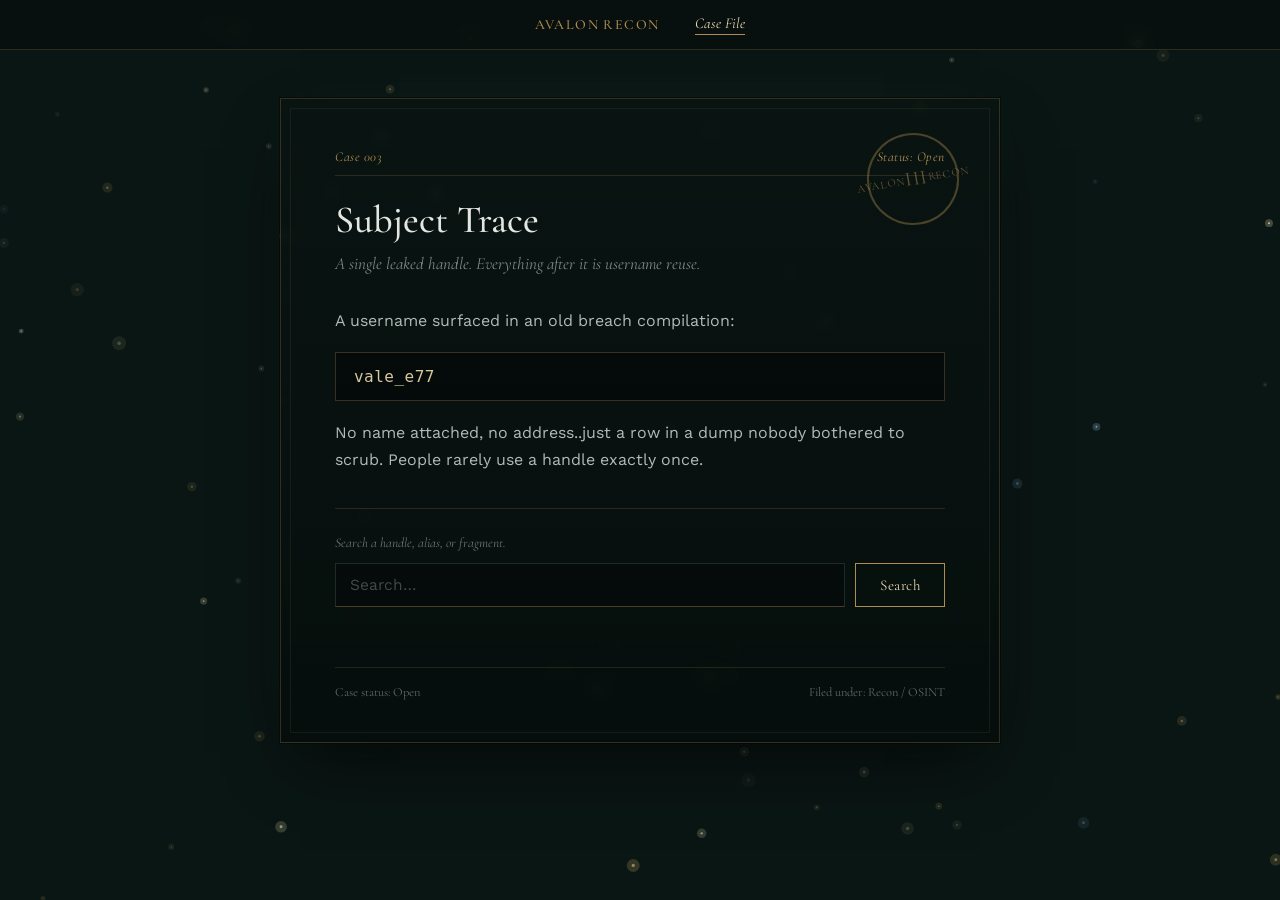
<file: index.html>
<!DOCTYPE html>
<html lang="en">
<head>
<meta charset="UTF-8">
<title>Case 003 — Subject Trace</title>
<meta name="viewport" content="width=device-width, initial-scale=1">
<link rel="stylesheet" href="css/styles.css">
</head>
<body>
<div class="scene-bg"></div>
<div class="mist"></div>
<canvas id="fireflies"></canvas>
<nav class="topnav">
  <span class="brand">AVALON RECON</span>
  <a href="index.html" class="current">Case File</a>
</nav>
<div class="desk">
  <div class="doc">
    <div class="stamp"><span>AVALON</span><span class="big">III</span><span>RECON</span></div>

    <div class="kicker"><span>Case 003</span><span>Status: Open</span></div>

    <h1 class="title">Subject Trace</h1>
    <p class="subtitle">A single leaked handle. Everything after it is username reuse.</p>

    <p>A username surfaced in an old breach compilation:</p>

    <div class="flag-box">vale_e77</div>

    <p>No name attached, no address..just a row in a dump nobody bothered to scrub. People rarely use a handle exactly once.</p>

    <div class="search-embed">
      <div class="search-label">Search a handle, alias, or fragment.</div>
      <div class="search-row">
        <input id="q" type="text" placeholder="Search…" autocomplete="off">
        <button id="go">Search</button>
      </div>
      <div class="results" id="results"></div>
    </div>

    <div class="meta-foot">
      <span>Case status: Open</span>
      <span>Filed under: Recon / OSINT</span>
    </div>
  </div>
</div>
<script src="js/search.js"></script>
<script src="js/fireflies.js"></script>
</body>
</html>
</file>
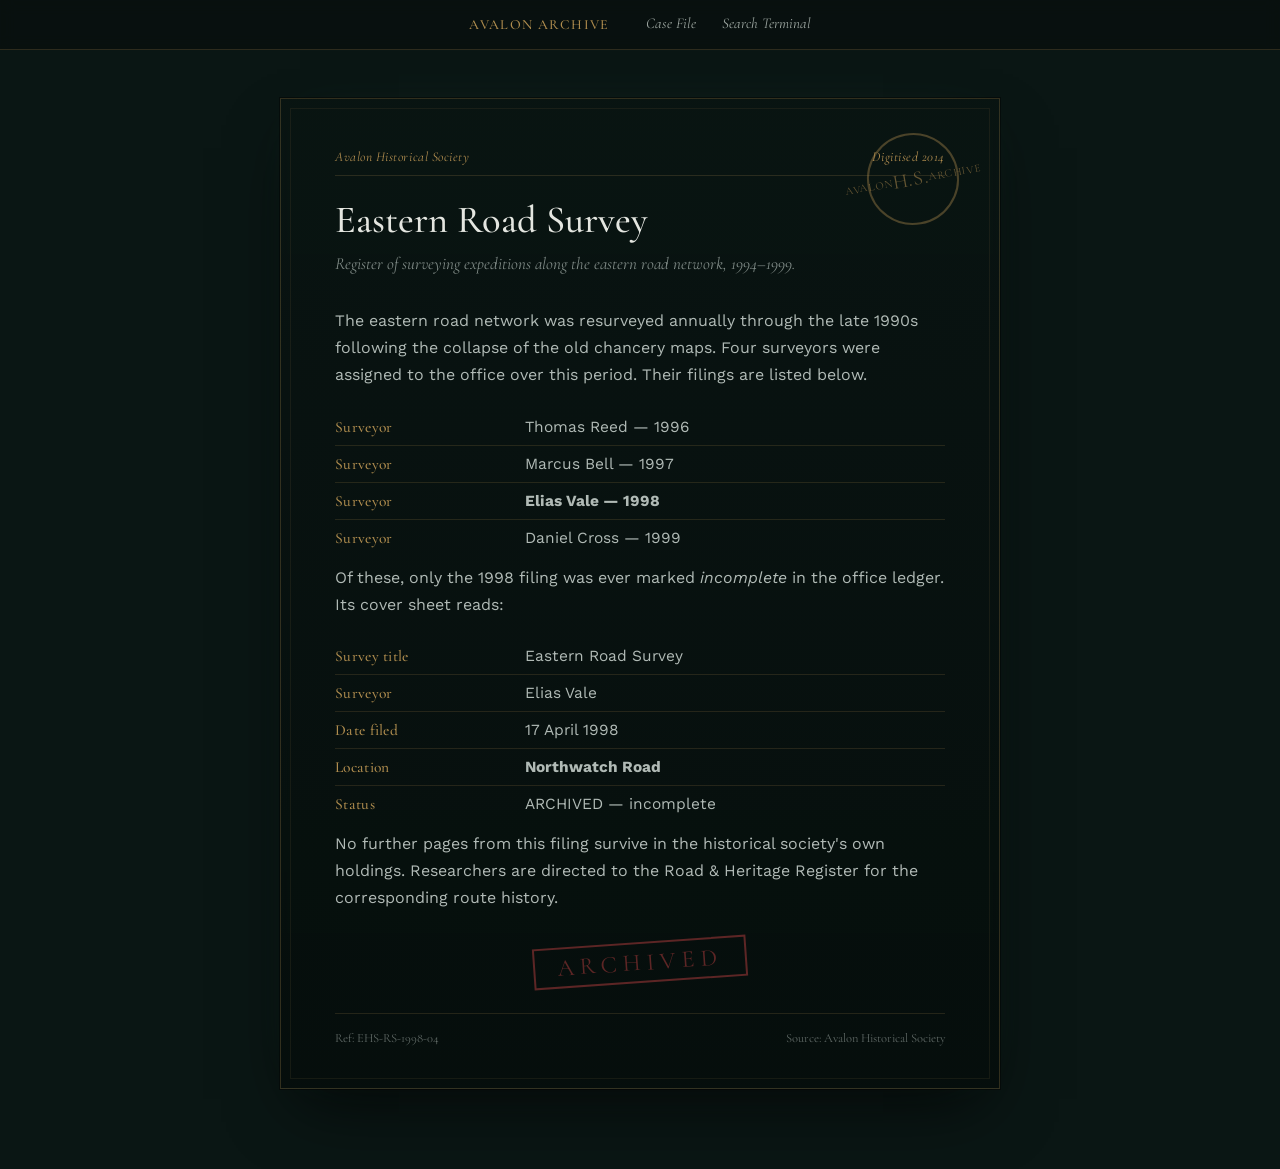
<file: archive.html>
<!DOCTYPE html>
<html lang="en">
<head>
<meta charset="UTF-8">
<title>Eastern Road Survey, 1998 — Avalon Historical Society</title>
<meta name="viewport" content="width=device-width, initial-scale=1">
<link rel="stylesheet" href="css/styles.css">
</head>
<body>
<nav class="topnav">
  <span class="brand">AVALON ARCHIVE</span>
  <a href="index.html">Case File</a>
  <a href="search.html">Search Terminal</a>
</nav>
<div class="desk">
  <div class="doc">
    <div class="stamp"><span>AVALON</span><span class="big">H.S.</span><span>ARCHIVE</span></div>

    <div class="kicker"><span>Avalon Historical Society</span><span>Digitised 2014</span></div>

    <h1 class="title">Eastern Road Survey</h1>
    <p class="subtitle">Register of surveying expeditions along the eastern road network, 1994&ndash;1999.</p>

    <p>The eastern road network was resurveyed annually through the late 1990s following the collapse of the old chancery maps. Four surveyors were assigned to the office over this period. Their filings are listed below.</p>

    <table class="field-table">
      <tr><th>Surveyor</th><td>Thomas Reed &mdash; 1996</td></tr>
      <tr><th>Surveyor</th><td>Marcus Bell &mdash; 1997</td></tr>
      <tr><th>Surveyor</th><td><strong>Elias Vale &mdash; 1998</strong></td></tr>
      <tr><th>Surveyor</th><td>Daniel Cross &mdash; 1999</td></tr>
    </table>

    <p>Of these, only the 1998 filing was ever marked <em>incomplete</em> in the office ledger. Its cover sheet reads:</p>

    <table class="field-table">
      <tr><th>Survey title</th><td>Eastern Road Survey</td></tr>
      <tr><th>Surveyor</th><td>Elias Vale</td></tr>
      <tr><th>Date filed</th><td>17 April 1998</td></tr>
      <tr><th>Location</th><td><strong>Northwatch Road</strong></td></tr>
      <tr><th>Status</th><td>ARCHIVED &mdash; incomplete</td></tr>
    </table>

    <p>No further pages from this filing survive in the historical society's own holdings. Researchers are directed to the Road &amp; Heritage Register for the corresponding route history.</p>

    <div class="archived-stamp">ARCHIVED</div>

    <div class="meta-foot">
      <span>Ref: EHS-RS-1998-04</span>
      <span>Source: Avalon Historical Society</span>
    </div>
  </div>
</div>
</body>
</html>
</file>
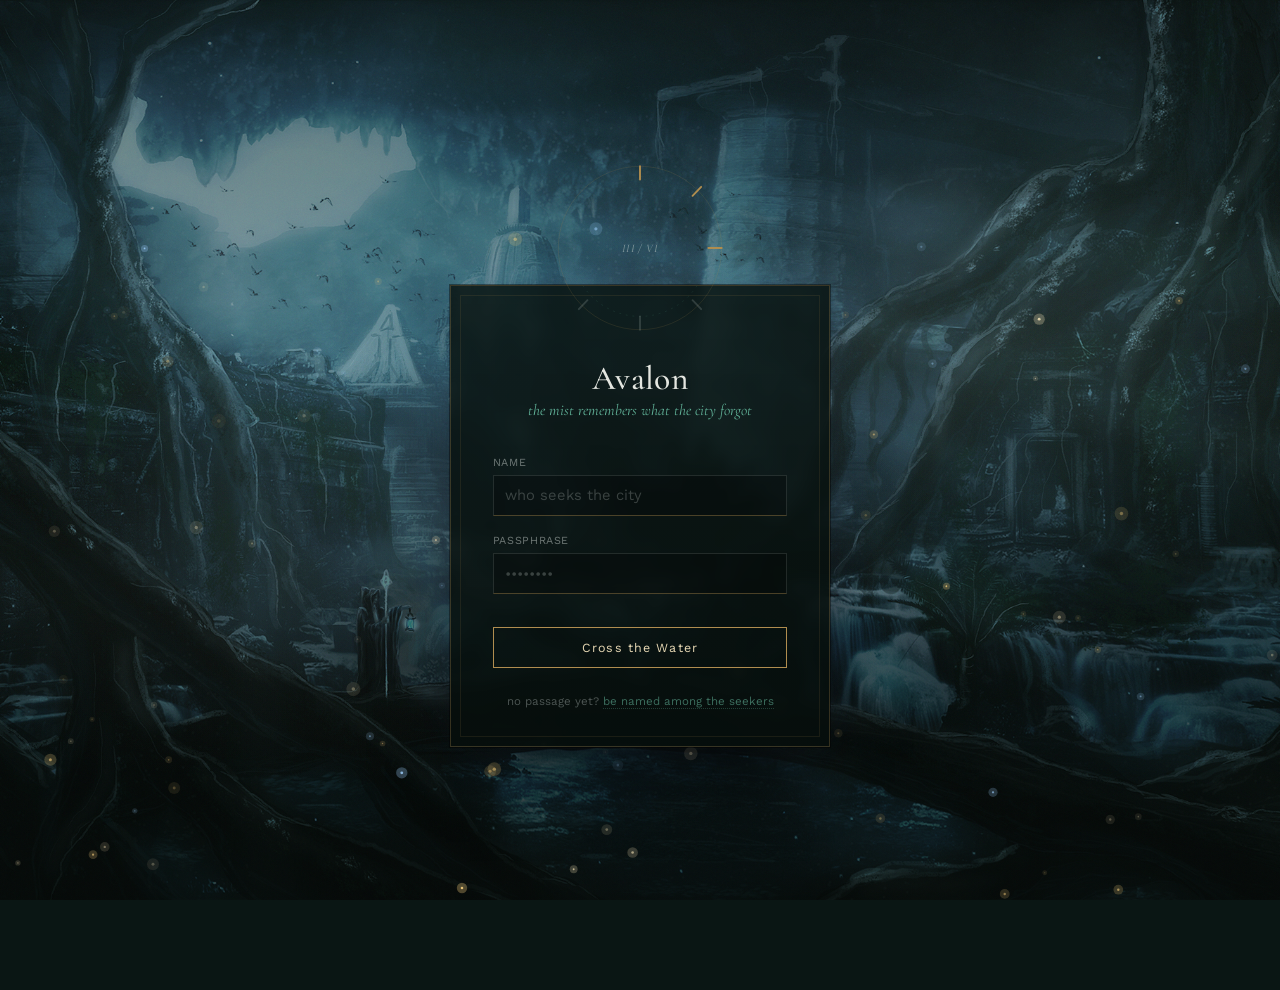
<file: avalon_login.html>
<!DOCTYPE html>
<html lang="en">
<head>
<meta charset="UTF-8">
<title>Avalon — The Fallen City</title>
<meta name="viewport" content="width=device-width, initial-scale=1">
<link href="https://fonts.googleapis.com/css2?family=Cormorant+Garamond:ital,wght@0,400;0,500;0,600;1,400&family=Work+Sans:wght@400;500;600&display=swap" rel="stylesheet">
<style>
  :root{
    --void:#0a1614;
    --deep-water:#10241f;
    --verdigris:#3c6e5e;
    --moonlight:#cfd8d3;
    --brass:#b08d4f;
    --ember:#7a2e2e;
  }
  *{box-sizing:border-box;}
  html,body{
    margin:0; height:100%;
    background:var(--void);
    font-family:'Work Sans', sans-serif;
    color:var(--moonlight);
    overflow:hidden;
  }
  .stage{
    position:relative;
    width:100%; height:100vh;
    display:flex; align-items:center; justify-content:center;
    background-image:
      linear-gradient(180deg, rgba(6,10,9,0.55) 0%, rgba(6,10,9,0.35) 40%, rgba(6,10,9,0.75) 100%),
      url('avalon_bg.png');
    background-size:cover;
    background-position:center;
  }
  /* drifting mist layers, sits above the photo, below the fireflies */
  .mist{
    position:absolute; inset:-10%;
    background-image:
      radial-gradient(ellipse 60% 30% at 30% 60%, rgba(207,216,211,0.06), transparent 70%),
      radial-gradient(ellipse 50% 25% at 75% 40%, rgba(207,216,211,0.05), transparent 70%);
    animation: drift 40s ease-in-out infinite alternate;
    pointer-events:none;
  }
  @keyframes drift{
    from{ transform: translateX(-2%) translateY(0); }
    to{ transform: translateX(2%) translateY(-1%); }
  }
  @media (prefers-reduced-motion: reduce){
    .mist{ animation:none; }
  }
  #fireflies{
    position:absolute; inset:0;
    width:100%; height:100%;
    pointer-events:none;
  }

  .wrap{
    position:relative;
    display:flex; flex-direction:column; align-items:center;
    padding:2rem;
  }

  /* the rune circle / key progress ring */
  .ring-holder{ position:relative; width:190px; height:190px; margin-bottom:-58px; z-index:2; }
  .ring-holder svg{ width:100%; height:100%; }
  .ring-crest{
    position:absolute; inset:0; display:flex; align-items:center; justify-content:center;
    font-family:'Cormorant Garamond', serif; font-style:italic;
    font-size:0.72rem; letter-spacing:0.04em; color:rgba(207,216,211,0.55);
  }

  .card{
    position:relative; z-index:1;
    width:min(380px, 88vw);
    padding:4.5rem 2.6rem 2.4rem;
    background: linear-gradient(180deg, rgba(9,20,18,0.85), rgba(6,14,12,0.9));
    backdrop-filter: blur(6px);
    border:1px solid rgba(176,141,79,0.28);
    box-shadow:
      0 0 0 1px rgba(0,0,0,0.4),
      0 30px 70px -20px rgba(0,0,0,0.8),
      0 0 60px -20px rgba(120,170,255,0.2);
  }
  .card::before{
    content:""; position:absolute; inset:9px;
    border:1px solid rgba(176,141,79,0.12);
    pointer-events:none;
  }

  h1{
    font-family:'Cormorant Garamond', serif;
    font-weight:500;
    font-size:2.1rem;
    letter-spacing:0.01em;
    margin:0 0 0.15rem;
    text-align:center;
    color:#e4e6e0;
  }
  .sub{
    text-align:center;
    font-family:'Cormorant Garamond', serif;
    font-style:italic;
    font-size:0.98rem;
    color:var(--verdigris);
    margin:0 0 2.2rem;
    filter:brightness(1.6);
  }

  label{
    display:block;
    font-size:0.68rem;
    letter-spacing:0.06em;
    color:rgba(207,216,211,0.5);
    margin-bottom:0.4rem;
  }
  .field{ margin-bottom:1.15rem; }
  input{
    width:100%;
    background:rgba(0,0,0,0.25);
    border:1px solid rgba(207,216,211,0.14);
    border-bottom:1px solid rgba(176,141,79,0.4);
    color:var(--moonlight);
    font-family:'Work Sans', sans-serif;
    font-size:0.92rem;
    padding:0.65rem 0.7rem;
    outline:none;
    transition:border-color 0.25s ease, box-shadow 0.25s ease;
  }
  input::placeholder{ color:rgba(207,216,211,0.25); }
  input:focus{
    border-color:var(--brass);
    box-shadow:0 0 0 1px rgba(176,141,79,0.15), 0 0 18px -4px rgba(176,141,79,0.35);
  }

  button{
    width:100%;
    margin-top:0.9rem;
    padding:0.75rem 1rem;
    background:transparent;
    border:1px solid var(--brass);
    color:#e8d9b5;
    font-family:'Work Sans', sans-serif;
    font-size:0.78rem;
    letter-spacing:0.09em;
    cursor:pointer;
    position:relative;
    transition:background 0.3s ease, box-shadow 0.3s ease, color 0.3s ease;
  }
  button:hover{
    background:rgba(176,141,79,0.1);
    box-shadow:0 0 24px -6px rgba(176,141,79,0.5);
    color:#fff3d6;
  }
  button:active{ transform:translateY(1px); }

  .foot{
    margin-top:1.6rem;
    text-align:center;
    font-size:0.72rem;
    color:rgba(207,216,211,0.35);
  }
  .foot a{ color:var(--verdigris); text-decoration:none; border-bottom:1px dotted rgba(60,110,94,0.5); }
</style>
</head>
<body>
<div class="stage">
  <div class="mist"></div>
  <canvas id="fireflies"></canvas>
  <div class="wrap">

    <div class="ring-holder">
      <svg viewBox="0 0 200 200">
        <circle cx="100" cy="100" r="86" fill="none" stroke="rgba(176,141,79,0.15)" stroke-width="1"/>
        <circle cx="100" cy="100" r="72" fill="none" stroke="rgba(60,110,94,0.25)" stroke-width="1" stroke-dasharray="2 5"/>
        <!-- six key marks, evenly spaced, 3 lit / 3 dim -->
        <g id="keys" fill="none" stroke-width="2" stroke-linecap="round">
          <line x1="100" y1="14" x2="100" y2="28" stroke="#b08d4f"/>
          <line x1="164.4" y1="35.6" x2="155.3" y2="45.1" stroke="#b08d4f"/>
          <line x1="186" y1="100" x2="172" y2="100" stroke="#b08d4f"/>
          <line x1="164.4" y1="164.4" x2="155.3" y2="154.9" stroke="rgba(207,216,211,0.18)"/>
          <line x1="100" y1="186" x2="100" y2="172" stroke="rgba(207,216,211,0.18)"/>
          <line x1="35.6" y1="164.4" x2="44.7" y2="154.9" stroke="rgba(207,216,211,0.18)"/>
        </g>
      </svg>
      <div class="ring-crest">III&nbsp;/&nbsp;VI</div>
    </div>

    <div class="card">
      <h1>Avalon</h1>
      <p class="sub">the mist remembers what the city forgot</p>

      <form onsubmit="return false;">
        <div class="field">
          <label for="u">NAME</label>
          <input id="u" type="text" placeholder="who seeks the city" autocomplete="username">
        </div>
        <div class="field">
          <label for="p">PASSPHRASE</label>
          <input id="p" type="password" placeholder="••••••••" autocomplete="current-password">
        </div>
        <button type="submit">Cross the Water</button>
      </form>

      <div class="foot">no passage yet? <a href="#">be named among the seekers</a></div>
    </div>
  </div>
</div>

<script>
(function(){
  var canvas = document.getElementById('fireflies');
  var ctx = canvas.getContext('2d');
  var reduceMotion = window.matchMedia('(prefers-reduced-motion: reduce)').matches;

  function resize(){
    canvas.width = window.innerWidth;
    canvas.height = window.innerHeight;
  }
  window.addEventListener('resize', resize);
  resize();

  var palette = [
    'rgba(255,214,130,ALPHA)',  // warm brass/lantern
    'rgba(255,236,190,ALPHA)',  // pale candle
    'rgba(160,210,255,ALPHA)'   // cool blue spire-light, sparser
  ];

  var COUNT = Math.min(90, Math.floor((window.innerWidth * window.innerHeight) / 12000));

  function rand(min, max){ return Math.random() * (max - min) + min; }

  function makeFly(){
    return {
      x: rand(0, canvas.width),
      y: rand(canvas.height * 0.25, canvas.height),
      r: rand(0.6, 1.8),
      baseAlpha: rand(0.25, 0.85),
      phase: rand(0, Math.PI * 2),
      flickerSpeed: rand(0.01, 0.035),
      driftX: rand(-0.08, 0.08),
      driftY: rand(-0.12, -0.02),
      swaySpeed: rand(0.002, 0.008),
      swayAmp: rand(4, 18),
      swayPhase: rand(0, Math.PI * 2),
      color: palette[Math.random() < 0.15 ? 2 : (Math.random() < 0.5 ? 0 : 1)]
    };
  }

  var flies = [];
  for (var i = 0; i < COUNT; i++) flies.push(makeFly());

  var t = 0;

  function draw(){
    ctx.clearRect(0, 0, canvas.width, canvas.height);
    for (var i = 0; i < flies.length; i++){
      var f = flies[i];
      f.phase += f.flickerSpeed;
      var flicker = (Math.sin(f.phase) + 1) / 2;      // 0..1
      var alpha = f.baseAlpha * (0.35 + 0.65 * flicker);

      f.x += f.driftX + Math.sin(t * f.swaySpeed + f.swayPhase) * 0.02;
      f.y += f.driftY;

      if (f.y < -10){ f.y = canvas.height + 10; f.x = rand(0, canvas.width); }
      if (f.x < -10) f.x = canvas.width + 10;
      if (f.x > canvas.width + 10) f.x = -10;

      var col = f.color.replace('ALPHA', alpha.toFixed(3));
      var glowCol = f.color.replace('ALPHA', (alpha * 0.35).toFixed(3));

      ctx.beginPath();
      ctx.fillStyle = glowCol;
      ctx.arc(f.x, f.y, f.r * 4, 0, Math.PI * 2);
      ctx.fill();

      ctx.beginPath();
      ctx.fillStyle = col;
      ctx.arc(f.x, f.y, f.r, 0, Math.PI * 2);
      ctx.fill();
    }
    t += 1;
    if (!reduceMotion) requestAnimationFrame(draw);
  }

  if (reduceMotion){
    // draw one static frame so the scene still has fireflies, just not moving
    draw();
  } else {
    requestAnimationFrame(draw);
  }
})();
</script>
</body>
</html>
</file>
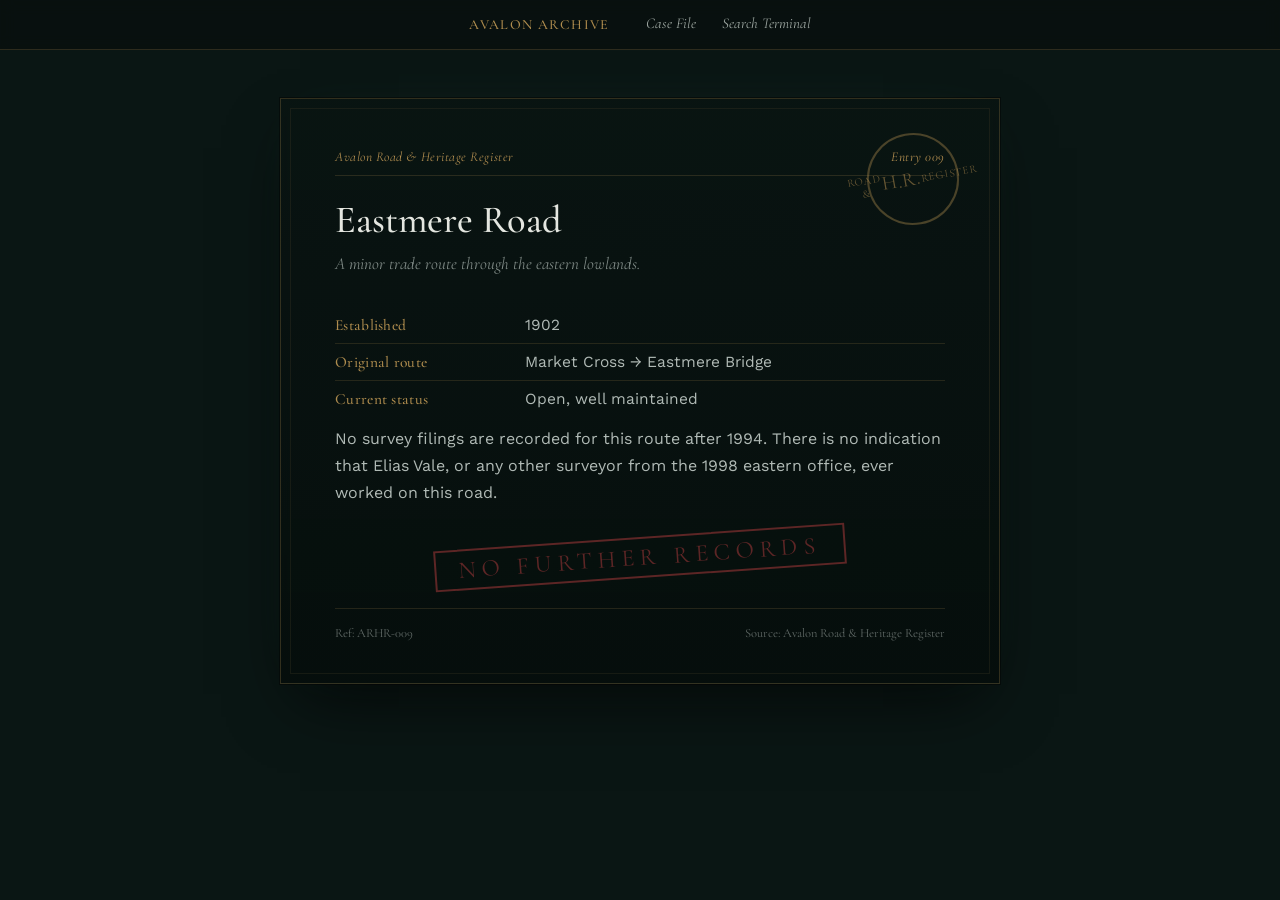
<file: eastmere.html>
<!DOCTYPE html>
<html lang="en">
<head>
<meta charset="UTF-8">
<title>Eastmere Road — Avalon Road & Heritage Register</title>
<meta name="viewport" content="width=device-width, initial-scale=1">
<link rel="stylesheet" href="css/styles.css">
</head>
<body>
<nav class="topnav">
  <span class="brand">AVALON ARCHIVE</span>
  <a href="index.html">Case File</a>
  <a href="search.html">Search Terminal</a>
</nav>
<div class="desk">
  <div class="doc">
    <div class="stamp"><span>ROAD &amp;</span><span class="big">H.R.</span><span>REGISTER</span></div>
    <div class="kicker"><span>Avalon Road &amp; Heritage Register</span><span>Entry 009</span></div>

    <h1 class="title">Eastmere Road</h1>
    <p class="subtitle">A minor trade route through the eastern lowlands.</p>

    <table class="field-table">
      <tr><th>Established</th><td>1902</td></tr>
      <tr><th>Original route</th><td>Market Cross &rarr; Eastmere Bridge</td></tr>
      <tr><th>Current status</th><td>Open, well maintained</td></tr>
    </table>

    <p>No survey filings are recorded for this route after 1994. There is no indication that Elias Vale, or any other surveyor from the 1998 eastern office, ever worked on this road.</p>

    <div class="archived-stamp">NO FURTHER RECORDS</div>

    <div class="meta-foot">
      <span>Ref: ARHR-009</span>
      <span>Source: Avalon Road &amp; Heritage Register</span>
    </div>
  </div>
</div>
</body>
</html>
</file>
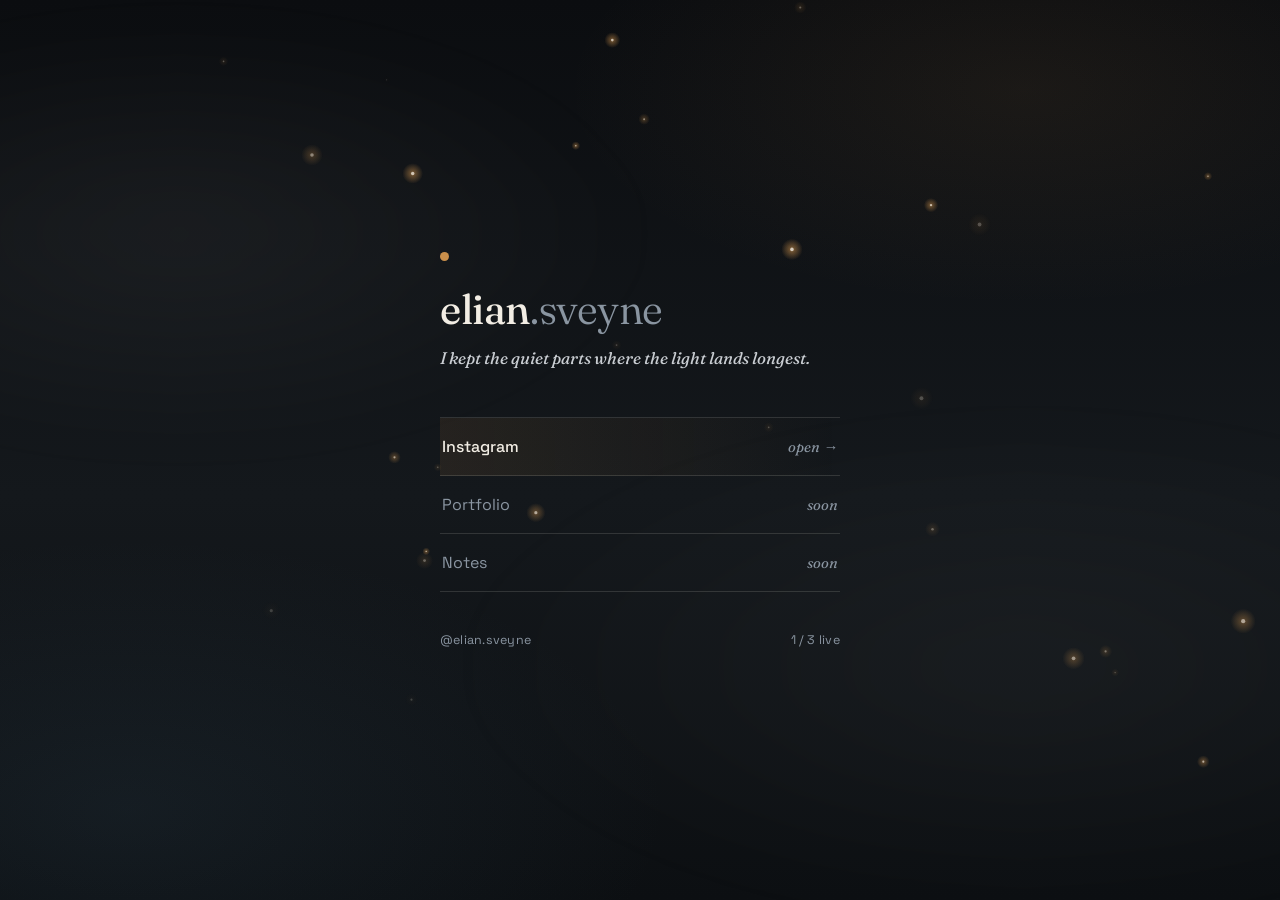
<file: final.html>
<!DOCTYPE html>
<html lang="en">
<head>
<meta charset="UTF-8">
<title>elianthrus.sveyne</title>
<meta name="viewport" content="width=device-width, initial-scale=1">
<link rel="preconnect" href="https://fonts.googleapis.com">
<link rel="preconnect" href="https://fonts.gstatic.com" crossorigin>
<link href="https://fonts.googleapis.com/css2?family=Fraunces:ital,opsz,wght@0,9..144,340;0,9..144,440;0,9..144,560;1,9..144,440&family=Space+Grotesk:wght@400;500&display=swap" rel="stylesheet">
<style>
  :root{
    --ink:#14181c;
    --ink-deep:#0e1114;
    --paper:#f2ede4;
    --accent:#c98f4b;
    --muted:#8a95a1;
    --line:rgba(242,237,228,0.14);
  }
  *{box-sizing:border-box;}
  html,body{margin:0;padding:0;}
  body{
    position:relative;
    background:
      radial-gradient(80% 60% at 15% 0%, #1b2128 0%, var(--ink) 45%, var(--ink-deep) 100%);
    color:var(--paper);
    font-family:'Space Grotesk', sans-serif;
    min-height:100vh;
    display:flex;
    align-items:center;
    justify-content:center;
    padding:8vh 24px;
    overflow-x:hidden;
  }

  /* atmospheric scene layer, recreated to stand in for the original css/styles.css scene-bg */
  .scene-bg{
    position:fixed;
    inset:0;
    z-index:0;
    pointer-events:none;
    background:
      radial-gradient(60% 40% at 80% 10%, rgba(201,143,75,0.08), transparent 60%),
      radial-gradient(70% 50% at 10% 90%, rgba(60,90,110,0.16), transparent 60%),
      linear-gradient(180deg, #0b0d10 0%, #14181c 55%, #0c0f12 100%);
  }
  .mist{
    position:fixed;
    inset:-10% -10%;
    z-index:1;
    pointer-events:none;
    background:
      radial-gradient(45% 30% at 20% 30%, rgba(242,237,228,0.05), transparent 70%),
      radial-gradient(55% 35% at 75% 70%, rgba(242,237,228,0.04), transparent 70%);
    filter:blur(30px);
    animation:drift 26s ease-in-out infinite alternate;
  }
  @keyframes drift{
    0%{ transform:translate3d(0,0,0); }
    100%{ transform:translate3d(2%, -1.5%, 0); }
  }
  #fireflies{
    position:fixed;
    inset:0;
    z-index:2;
    pointer-events:none;
    width:100%;
    height:100%;
  }

  .wrap{
    position:relative;
    z-index:3;
    width:100%;
    max-width:400px;
  }
  .mark{
    display:inline-block;
    width:9px;
    height:9px;
    border-radius:50%;
    background:var(--accent);
    margin-bottom:22px;
  }
  h1{
    font-family:'Fraunces', serif;
    font-weight:440;
    font-size:2.6rem;
    line-height:1.05;
    letter-spacing:-0.01em;
    margin:0 0 14px 0;
    color:var(--paper);
  }
  h1 .dim{ color:var(--muted); font-weight:340; }
  .tagline{
    font-family:'Fraunces', serif;
    font-style:italic;
    font-weight:440;
    font-size:1.05rem;
    line-height:1.5;
    color:#c9cdd2;
    max-width:34ch;
    margin:0 0 46px 0;
  }
  .links{
    display:flex;
    flex-direction:column;
    border-top:1px solid var(--line);
  }
  .links a{
    display:flex;
    align-items:baseline;
    justify-content:space-between;
    gap:16px;
    padding:18px 2px;
    border-bottom:1px solid var(--line);
    color:var(--paper);
    text-decoration:none;
    font-size:1rem;
  }
  .links a .label{
    font-weight:500;
  }
  .links a .go{
    font-family:'Fraunces', serif;
    font-style:italic;
    color:var(--muted);
    font-size:0.92rem;
    transition:color .2s ease, transform .2s ease;
  }
  .links a:hover .go, .links a:focus-visible .go{
    color:var(--accent);
    transform:translateX(3px);
  }
  .links a.primary .label{ color:var(--paper); }
  .links a.primary{
    background:linear-gradient(90deg, rgba(201,143,75,0.10), transparent);
  }
  .links a.quiet{ color:var(--muted); }
  .links a.quiet .label{ font-weight:400; }
  a:focus-visible{ outline:2px solid var(--accent); outline-offset:3px; border-radius:2px; }

  .foot{
    margin-top:40px;
    display:flex;
    justify-content:space-between;
    color:var(--muted);
    font-size:0.78rem;
    letter-spacing:0.02em;
  }

  @media (prefers-reduced-motion: reduce){
    .links a .go{ transition:none; }
  }
</style>
</head>
<body>
<div class="scene-bg"></div>
<div class="mist"></div>
<canvas id="fireflies"></canvas>
<div class="wrap">
  <span class="mark"></span>
  <h1>elian<span class="dim">.sveyne</span></h1>
  <p class="tagline">I kept the quiet parts where the light lands longest.</p>

  <nav class="links">
    <a class="primary" href="https://www.instagram.com/elian.sveyne/" target="_blank" rel="noopener">
      <span class="label">Instagram</span>
      <span class="go">open →</span>
    </a>
    <a class="quiet" href="#" aria-disabled="true" onclick="return false;">
      <span class="label">Portfolio</span>
      <span class="go">soon</span>
    </a>
    <a class="quiet" href="#" aria-disabled="true" onclick="return false;">
      <span class="label">Notes</span>
      <span class="go">soon</span>
    </a>
  </nav>

  <div class="foot">
    <span>@elian.sveyne</span>
    <span>1 / 3 live</span>
  </div>
</div>
<script>
(function(){
  var canvas = document.getElementById('fireflies');
  var ctx = canvas.getContext('2d');
  var reduceMotion = window.matchMedia && window.matchMedia('(prefers-reduced-motion: reduce)').matches;
  var dpr = Math.min(window.devicePixelRatio || 1, 2);
  var w, h, flies = [];
  var COUNT = 28;

  function resize(){
    w = window.innerWidth;
    h = window.innerHeight;
    canvas.width = w * dpr;
    canvas.height = h * dpr;
    canvas.style.width = w + 'px';
    canvas.style.height = h + 'px';
    ctx.setTransform(dpr, 0, 0, dpr, 0, 0);
  }

  function makeFly(){
    return {
      x: Math.random() * w,
      y: Math.random() * h,
      r: 0.6 + Math.random() * 1.6,
      baseAlpha: 0.25 + Math.random() * 0.55,
      speedX: (Math.random() - 0.5) * 0.12,
      speedY: (Math.random() - 0.5) * 0.10,
      phase: Math.random() * Math.PI * 2,
      flicker: 0.015 + Math.random() * 0.02
    };
  }

  function init(){
    resize();
    flies = [];
    for (var i = 0; i < COUNT; i++) flies.push(makeFly());
  }

  function tick(t){
    ctx.clearRect(0, 0, w, h);
    for (var i = 0; i < flies.length; i++){
      var f = flies[i];
      f.x += f.speedX;
      f.y += f.speedY;
      f.phase += f.flicker;

      if (f.x < -10) f.x = w + 10;
      if (f.x > w + 10) f.x = -10;
      if (f.y < -10) f.y = h + 10;
      if (f.y > h + 10) f.y = -10;

      var alpha = f.baseAlpha * (0.5 + 0.5 * Math.sin(f.phase));
      var glow = ctx.createRadialGradient(f.x, f.y, 0, f.x, f.y, f.r * 6);
      glow.addColorStop(0, 'rgba(201,143,75,' + alpha + ')');
      glow.addColorStop(1, 'rgba(201,143,75,0)');
      ctx.fillStyle = glow;
      ctx.beginPath();
      ctx.arc(f.x, f.y, f.r * 6, 0, Math.PI * 2);
      ctx.fill();

      ctx.fillStyle = 'rgba(242,237,228,' + Math.min(alpha + 0.15, 1) + ')';
      ctx.beginPath();
      ctx.arc(f.x, f.y, f.r, 0, Math.PI * 2);
      ctx.fill();
    }
    if (!reduceMotion) requestAnimationFrame(tick);
  }

  try {
    init();
    window.addEventListener('resize', init);
    if (reduceMotion){
      tick(0);
    } else {
      requestAnimationFrame(tick);
    }
  } catch (e) {
    // fail silently, page still works without the effect
  }
})();
</script>
</body>
</html>
</file>
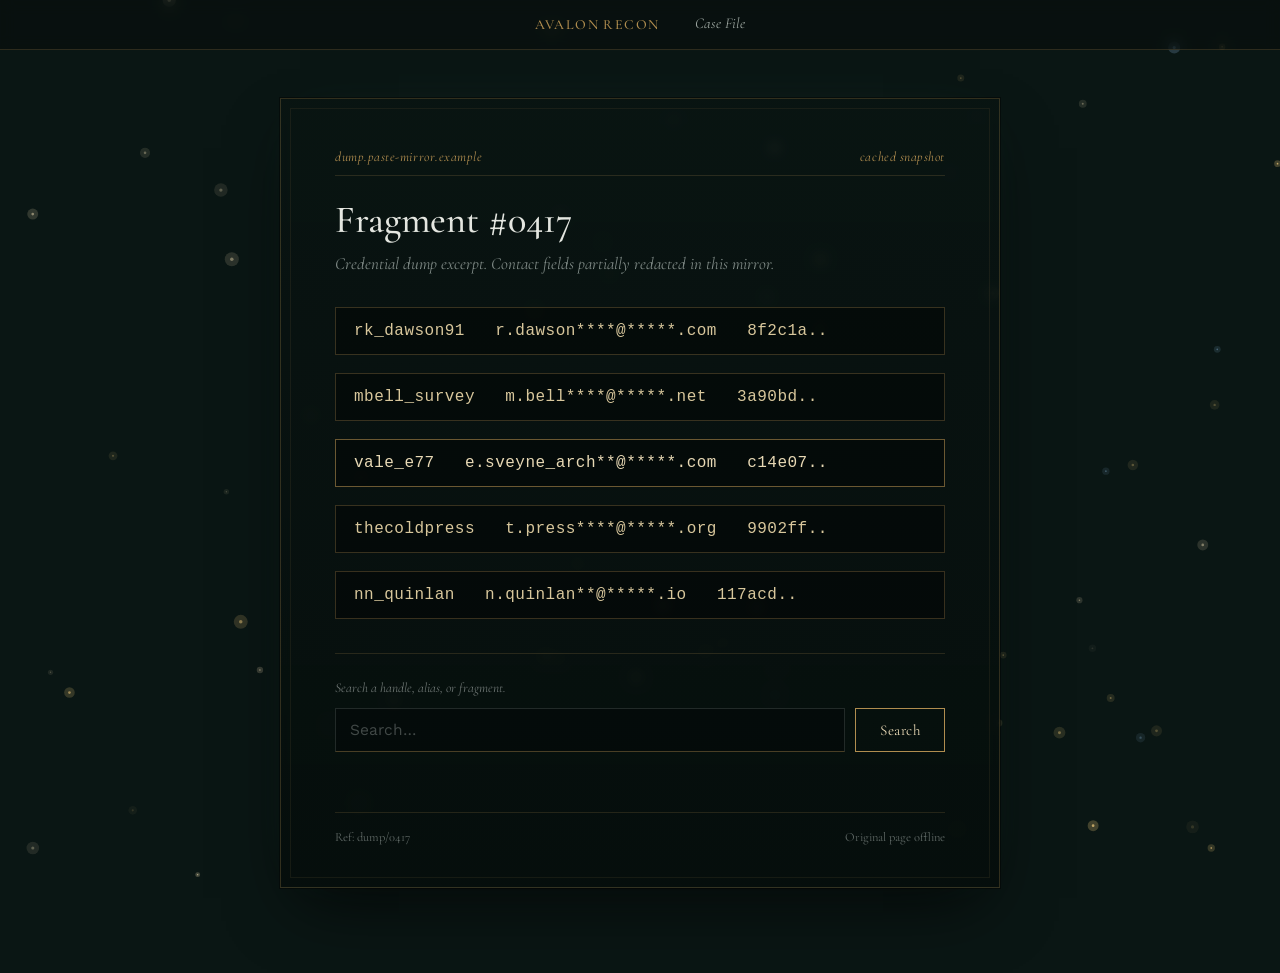
<file: leak.html>
<!DOCTYPE html>
<html lang="en">
<head>
<meta charset="UTF-8">
<title>Cached fragment #0417</title>
<meta name="viewport" content="width=device-width, initial-scale=1">
<link rel="stylesheet" href="css/styles.css">
</head>
<body>
<div class="scene-bg"></div>
<div class="mist"></div>
<canvas id="fireflies"></canvas>
<nav class="topnav">
  <span class="brand">AVALON RECON</span>
  <a href="index.html">Case File</a>
</nav>
<div class="desk">
  <div class="doc">
    <div class="kicker"><span>dump.paste-mirror.example</span><span>cached snapshot</span></div>

    <h1 class="title">Fragment #0417</h1>
    <p class="subtitle">Credential dump excerpt. Contact fields partially redacted in this mirror.</p>

    <div class="flag-box">rk_dawson91&nbsp;&nbsp;&nbsp;r.dawson****@*****.com&nbsp;&nbsp;&nbsp;8f2c1a..</div>
    <div class="flag-box">mbell_survey&nbsp;&nbsp;&nbsp;m.bell****@*****.net&nbsp;&nbsp;&nbsp;3a90bd..</div>
    <div class="flag-box" style="color:#e8d9b5; border-color: rgba(176,141,79,0.6);">vale_e77&nbsp;&nbsp;&nbsp;e.sveyne_arch**@*****.com&nbsp;&nbsp;&nbsp;c14e07..</div>
    <div class="flag-box">thecoldpress&nbsp;&nbsp;&nbsp;t.press****@*****.org&nbsp;&nbsp;&nbsp;9902ff..</div>
    <div class="flag-box">nn_quinlan&nbsp;&nbsp;&nbsp;n.quinlan**@*****.io&nbsp;&nbsp;&nbsp;117acd..</div>

    <div class="search-embed">
      <div class="search-label">Search a handle, alias, or fragment.</div>
      <div class="search-row">
        <input id="q" type="text" placeholder="Search…" autocomplete="off">
        <button id="go">Search</button>
      </div>
      <div class="results" id="results"></div>
    </div>

    <div class="meta-foot">
      <span>Ref: dump/0417</span>
      <span>Original page offline</span>
    </div>
  </div>
</div>
<script src="js/search.js"></script>
<script src="js/fireflies.js"></script>
</body>
</html>
</file>
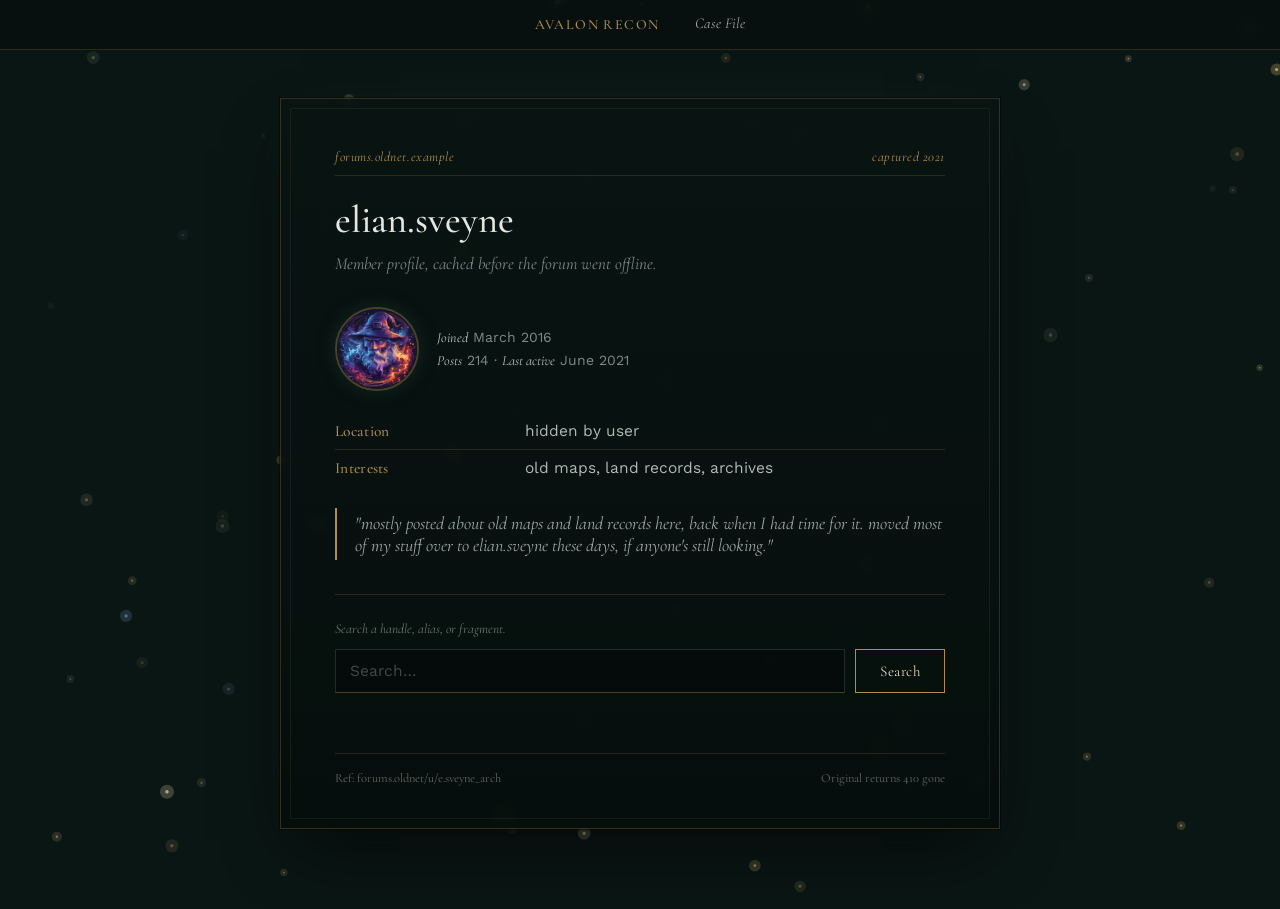
<file: profile.html>
<!DOCTYPE html>
<html lang="en">
<head>
<meta charset="UTF-8">
<title>Cached profile — e.sveyne_arch</title>
<meta name="viewport" content="width=device-width, initial-scale=1">
<link rel="stylesheet" href="css/styles.css">
</head>
<body>
<div class="scene-bg"></div>
<div class="mist"></div>
<canvas id="fireflies"></canvas>
<nav class="topnav">
  <span class="brand">AVALON RECON</span>
  <a href="index.html">Case File</a>
</nav>
<div class="desk">
  <div class="doc">
    <div class="kicker"><span>forums.oldnet.example</span><span>captured 2021</span></div>

    <h1 class="title">elian.sveyne</h1>
    <p class="subtitle">Member profile, cached before the forum went offline.</p>

    <div class="link-row">
      <div class="avatar-frame"><img src="avatar.png" alt="Profile avatar"></div>
      <div class="meta">
        <b>Joined</b> March 2016<br>
        <b>Posts</b> 214 &middot; <b>Last active</b> June 2021
      </div>
    </div>

    <table class="field-table">
      <tr><th>Location</th><td>hidden by user</td></tr>
      <tr><th>Interests</th><td>old maps, land records, archives</td></tr>
    </table>

    <div class="quote">"mostly posted about old maps and land records here, back when I had time for it. moved most of my stuff over to elian.sveyne these days, if anyone's still looking."</div>

    <div class="search-embed">
      <div class="search-label">Search a handle, alias, or fragment.</div>
      <div class="search-row">
        <input id="q" type="text" placeholder="Search…" autocomplete="off">
        <button id="go">Search</button>
      </div>
      <div class="results" id="results"></div>
    </div>

    <div class="meta-foot">
      <span>Ref: forums.oldnet/u/e.sveyne_arch</span>
      <span>Original returns 410 gone</span>
    </div>
  </div>
</div>
<script src="js/search.js"></script>
<script src="js/fireflies.js"></script>
</body>
</html>
</file>
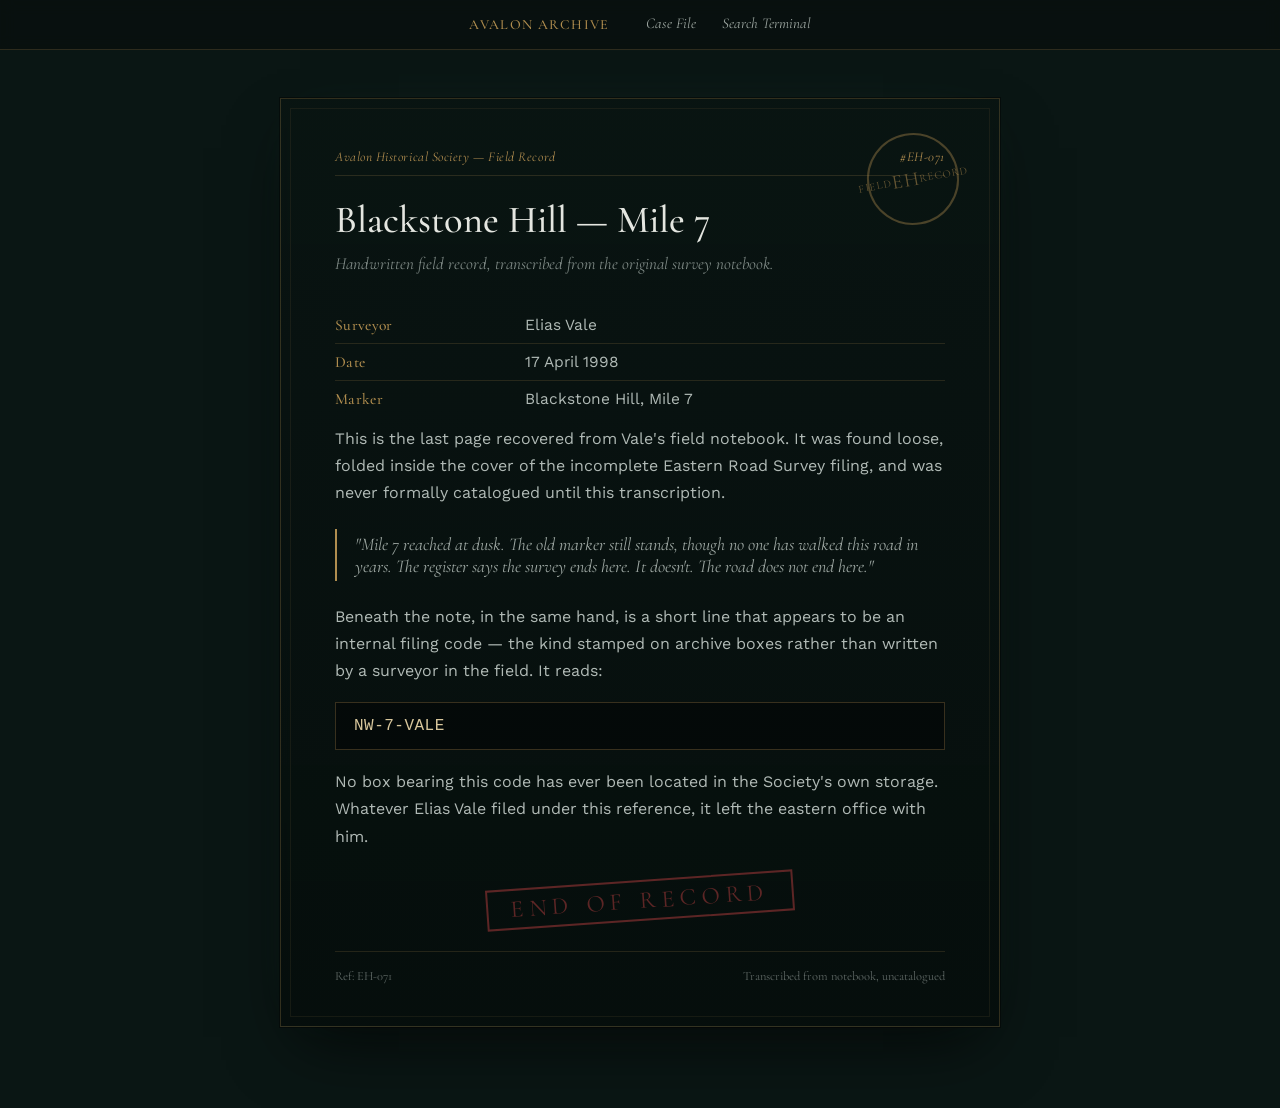
<file: records.html>
<!DOCTYPE html>
<html lang="en">
<head>
<meta charset="UTF-8">
<title>Field Record #EH-071 — Blackstone Hill, Mile 7</title>
<meta name="viewport" content="width=device-width, initial-scale=1">
<link rel="stylesheet" href="css/styles.css">
</head>
<body>
<nav class="topnav">
  <span class="brand">AVALON ARCHIVE</span>
  <a href="index.html">Case File</a>
  <a href="search.html">Search Terminal</a>
</nav>
<div class="desk">
  <div class="doc">
    <div class="stamp"><span>FIELD</span><span class="big">EH</span><span>RECORD</span></div>

    <div class="kicker"><span>Avalon Historical Society &mdash; Field Record</span><span>#EH-071</span></div>

    <h1 class="title">Blackstone Hill — Mile 7</h1>
    <p class="subtitle">Handwritten field record, transcribed from the original survey notebook.</p>

    <table class="field-table">
      <tr><th>Surveyor</th><td>Elias Vale</td></tr>
      <tr><th>Date</th><td>17 April 1998</td></tr>
      <tr><th>Marker</th><td>Blackstone Hill, Mile 7</td></tr>
    </table>

    <p>This is the last page recovered from Vale's field notebook. It was found loose, folded inside the cover of the incomplete Eastern Road Survey filing, and was never formally catalogued until this transcription.</p>

    <div class="quote">"Mile 7 reached at dusk. The old marker still stands, though no one has walked this road in years. The register says the survey ends here. It doesn't. The road does not end here."</div>

    <p>Beneath the note, in the same hand, is a short line that appears to be an internal filing code &mdash; the kind stamped on archive boxes rather than written by a surveyor in the field. It reads:</p>

    <div class="flag-box">NW-7-VALE</div>

    <p>No box bearing this code has ever been located in the Society's own storage. Whatever Elias Vale filed under this reference, it left the eastern office with him.</p>

    <div class="archived-stamp">END OF RECORD</div>

    <div class="meta-foot">
      <span>Ref: EH-071</span>
      <span>Transcribed from notebook, uncatalogued</span>
    </div>
  </div>
</div>
</body>
</html>
</file>
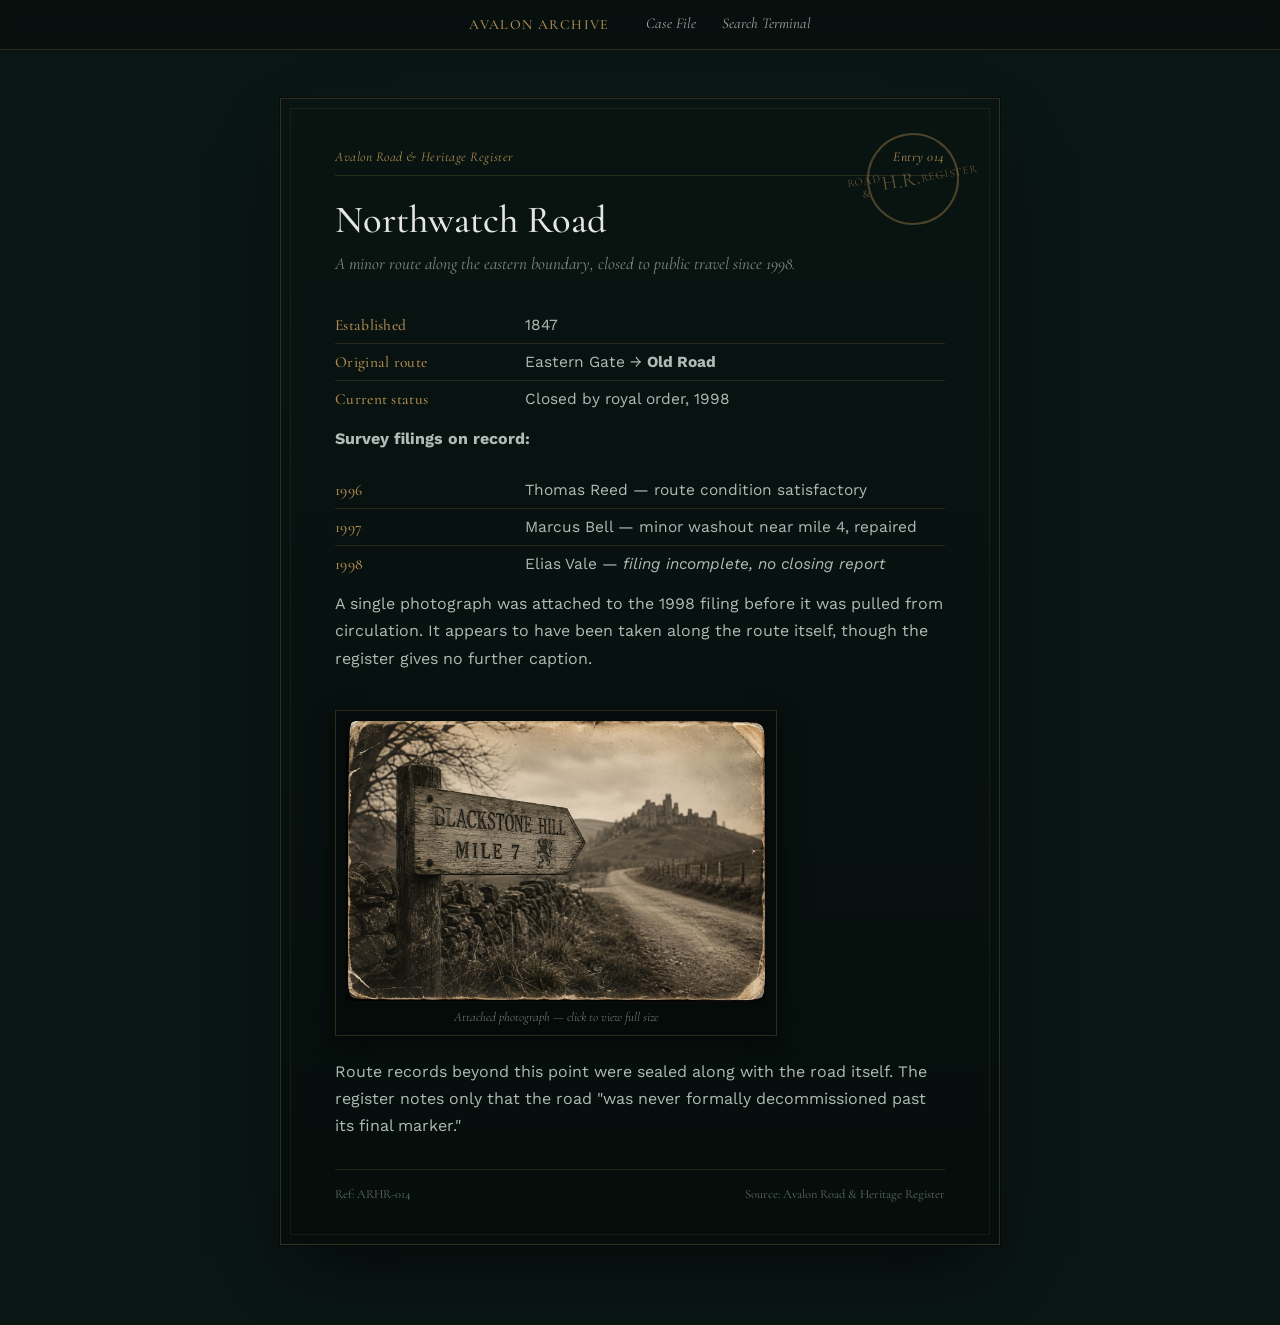
<file: roads.html>
<!DOCTYPE html>
<html lang="en">
<head>
<meta charset="UTF-8">
<title>Northwatch Road — Avalon Road & Heritage Register</title>
<meta name="viewport" content="width=device-width, initial-scale=1">
<link rel="stylesheet" href="css/styles.css">
</head>
<body>
<nav class="topnav">
  <span class="brand">AVALON ARCHIVE</span>
  <a href="index.html">Case File</a>
  <a href="search.html">Search Terminal</a>
</nav>
<div class="desk">
  <div class="doc">
    <div class="stamp"><span>ROAD &amp;</span><span class="big">H.R.</span><span>REGISTER</span></div>

    <div class="kicker"><span>Avalon Road &amp; Heritage Register</span><span>Entry 014</span></div>

    <h1 class="title">Northwatch Road</h1>
    <p class="subtitle">A minor route along the eastern boundary, closed to public travel since 1998.</p>

    <table class="field-table">
      <tr><th>Established</th><td>1847</td></tr>
      <tr><th>Original route</th><td>Eastern Gate &rarr; <strong>Old Road</strong></td></tr>
      <tr><th>Current status</th><td>Closed by royal order, 1998</td></tr>
    </table>

    <p><strong>Survey filings on record:</strong></p>
    <table class="field-table">
      <tr><th>1996</th><td>Thomas Reed &mdash; route condition satisfactory</td></tr>
      <tr><th>1997</th><td>Marcus Bell &mdash; minor washout near mile 4, repaired</td></tr>
      <tr><th>1998</th><td>Elias Vale &mdash; <em>filing incomplete, no closing report</em></td></tr>
    </table>

    <p>A single photograph was attached to the 1998 filing before it was pulled from circulation. It appears to have been taken along the route itself, though the register gives no further caption.</p>

    <a href="archivist.jpg" target="_blank" rel="noopener">
      <div class="photo-frame">
        <img src="archivist.jpg" alt="Weathered signpost reading Blackstone Hill, Mile 7, with a ruined hilltop keep in the distance" width="420">
        <div class="photo-caption">Attached photograph &mdash; click to view full size</div>
      </div>
    </a>

    <p>Route records beyond this point were sealed along with the road itself. The register notes only that the road "was never formally decommissioned past its final marker."</p>

    <div class="meta-foot">
      <span>Ref: ARHR-014</span>
      <span>Source: Avalon Road &amp; Heritage Register</span>
    </div>
  </div>
</div>
</body>
</html>
</file>
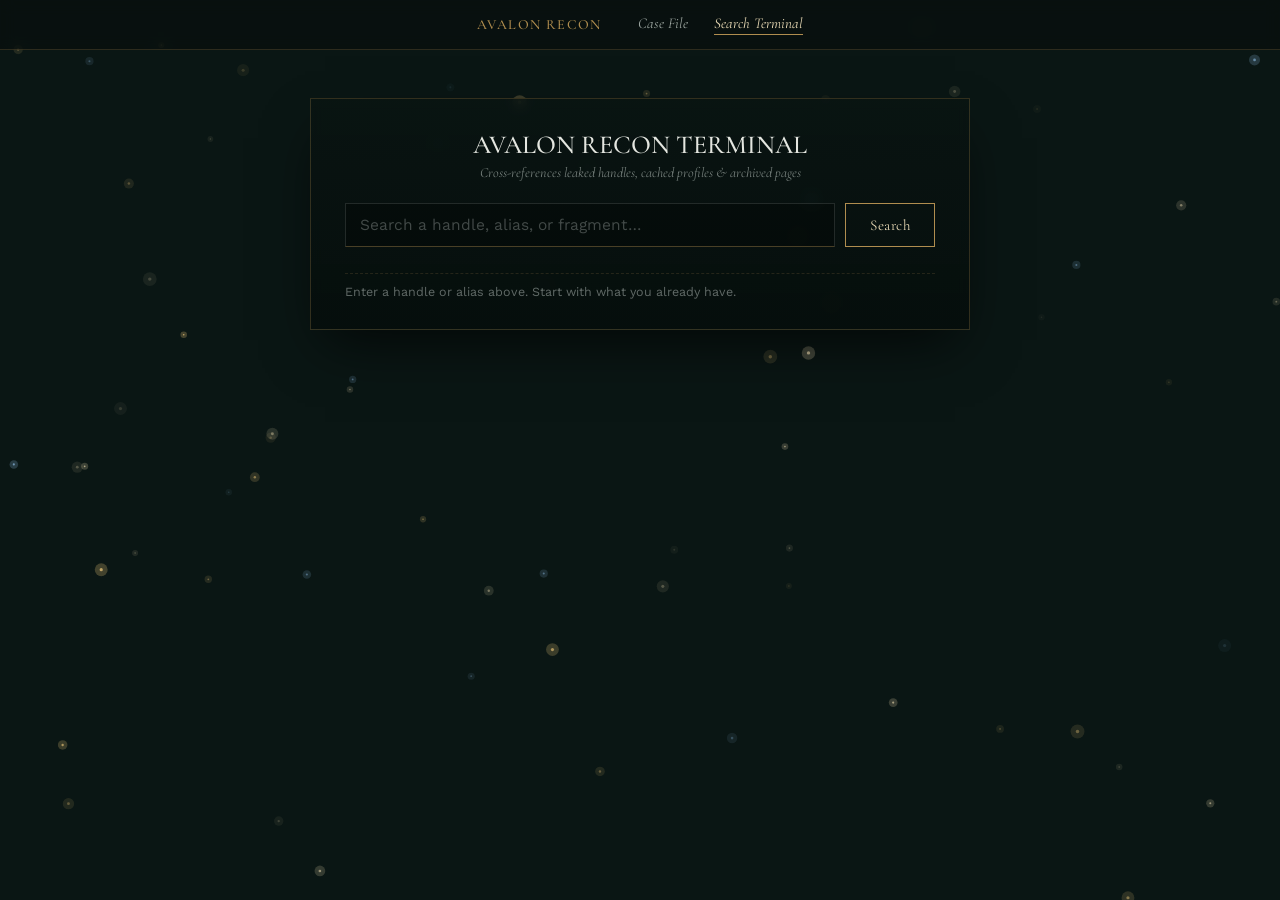
<file: search.html>
<!DOCTYPE html>
<html lang="en">
<head>
<meta charset="UTF-8">
<title>Avalon Recon Terminal</title>
<meta name="viewport" content="width=device-width, initial-scale=1">
<link rel="stylesheet" href="css/styles.css">
</head>
<body>
<div class="scene-bg"></div>
<div class="mist"></div>
<canvas id="fireflies"></canvas>
<nav class="topnav">
  <span class="brand">AVALON RECON</span>
  <a href="index.html">Case File</a>
  <a href="search.html" class="current">Search Terminal</a>
</nav>
<div class="desk">
  <div class="terminal">
    <div class="search-shell">
      <div class="search-title">AVALON RECON TERMINAL</div>
      <div class="search-sub">Cross-references leaked handles, cached profiles & archived pages</div>

      <div class="search-row">
        <input id="q" type="text" placeholder="Search a handle, alias, or fragment…" autocomplete="off">
        <button id="go">Search</button>
      </div>

      <div class="results" id="results">
        <div class="result-count">Enter a handle or alias above. Start with what you already have.</div>
      </div>
    </div>
  </div>
</div>

<script>
/* A small closed corpus — this terminal only ever "knows" about
   the fragments listed below. Nothing here calls the real internet. */
const INDEX = [
  {
    keywords: ["vale_e77"],
    title: "Credential dump — fragment #0417",
    url: "leak.html",
    snippet: "Cached mirror of a leaked credential dump. One row matches this alias, with a partially redacted contact field.",
    domain: "dump.paste-mirror.example"
  },
  {
    keywords: ["elias vale"],
    title: "Old forum thread — \"anyone know an Elias Vale?\"",
    url: "#",
    snippet: "General discussion thread from an unrelated forum. No connection found to the alias vale_e77.",
    domain: "forums.example",
    dead: true
  },
  {
    keywords: ["e.sveyne_arch", "sveyne_arch", "e sveyne arch"],
    title: "Cached member profile — e.sveyne_arch",
    url: "profile.html",
    snippet: "Archived forum profile, last active 2021. Signature line references a current handle.",
    domain: "forums.oldnet.example",
    restricted: true
  },
  {
    keywords: ["sveyne"],
    title: "Surname index — Sveyne",
    url: "#",
    snippet: "Regional surname index. Too broad on its own to narrow down a specific person.",
    domain: "genealogy.example",
    dead: true
  },
  {
    keywords: ["elian.sveyne", "elian sveyne"],
    title: "Cached link page — elian.sveyne",
    url: "final.html",
    snippet: "Archived snapshot of a link-in-bio style page. One of its links still resolves.",
    domain: "links.mirror.example",
    restricted: true
  }
];

const qEl = document.getElementById('q');
const goEl = document.getElementById('go');
const resultsEl = document.getElementById('results');

function norm(s){ return s.toLowerCase().trim().replace(/\s+/g, ' '); }

function escapeHtml(s){
  return s.replace(/[&<>"']/g, c => ({
    '&':'&amp;', '<':'&lt;', '>':'&gt;', '"':'&quot;', "'":'&#39;'
  }[c]));
}

function escapeRegex(s){
  return s.replace(/[.*+?^${}()|[\]\\]/g, '\\$&');
}

const NO_RESULTS_FLAVOR = [
  "No matching rows in this index. Not every handle leaves a paper trail.",
  "Nothing cached under that. It may never have been indexed, or it was and someone made sure it wouldn't be found.",
  "No hits. The terminal only surfaces what search engines happened to cache — not everything gets cached.",
  "No matching entries. Try the exact alias, not a guess at the name behind it."
];

function noResultsMessage(query){
  const flavor = NO_RESULTS_FLAVOR[Math.floor(Math.random() * NO_RESULTS_FLAVOR.length)];
  return `<div class="result-count">No records found for &ldquo;${escapeHtml(query)}&rdquo;.</div>
          <div class="result-count" style="font-style:italic; border-top:none; margin-top:2px; padding-top:0;">${flavor}</div>`;
}

function matches(entry, query){
  const q = query.trim();
  if(q.length < 3) return false;
  return entry.keywords.some(k => {
    if(q.includes(k)) return true;
    const re = new RegExp('(^|[^a-z0-9])' + escapeRegex(q) + '($|[^a-z0-9])', 'i');
    return re.test(k);
  });
}

function search(){
  const raw = norm(qEl.value);
  resultsEl.innerHTML = "";

  if(!raw){
    resultsEl.innerHTML = '<div class="result-count">Enter a handle or alias above. Start with what you already have.</div>';
    return;
  }

  const hits = INDEX.filter(entry => matches(entry, raw));

  if(hits.length === 0){
    resultsEl.innerHTML = noResultsMessage(qEl.value);
    return;
  }

  hits.forEach(hit => {
    const div = document.createElement('div');
    div.className = 'result' + (hit.restricted ? ' restricted' : '');
    const link = hit.dead ? '#' : hit.url;
    div.innerHTML = `
      <div class="result-url">${hit.domain}</div>
      <div class="result-title"><a href="${link}" ${hit.dead ? 'data-dead="1"' : 'target="_self"'}>${hit.title}</a></div>
      <div class="result-snip">${hit.snippet}</div>
      ${hit.dead ? '<div class="dead-note">This record could not be retrieved.</div>' : ''}
    `;
    resultsEl.appendChild(div);
  });

  resultsEl.innerHTML += `<div class="result-count">${hits.length} record${hits.length===1?'':'s'} found.</div>`;

  resultsEl.querySelectorAll('a[data-dead]').forEach(a => {
    a.addEventListener('click', e => {
      e.preventDefault();
      alert("This record could not be retrieved. It may have been removed, misfiled, or never existed under this name.");
    });
  });
}

goEl.addEventListener('click', search);
qEl.addEventListener('keydown', e => { if(e.key === 'Enter') search(); });
</script>
<script src="js/fireflies.js"></script>
</body>
</html>
</file>
<file: css/styles.css>
/* ============================================================
   AVALON ARCHIVE — shared stylesheet
   One world throughout: the mist, the water, brass and ember light.
   ============================================================ */

@import url('https://fonts.googleapis.com/css2?family=Cormorant+Garamond:ital,wght@0,500;0,600;1,400&family=Work+Sans:wght@400;500;600&display=swap');

:root{
  --void:        #0a1614;
  --deep-water:  #10241f;
  --verdigris:   #3c6e5e;
  --moonlight:   #cfd8d3;
  --brass:       #b08d4f;
  --ember:       #7a2e2e;
}

*{ box-sizing: border-box; }

html,body{
  margin:0; padding:0;
  min-height:100vh;
  background: var(--void);
  font-family:'Work Sans', sans-serif;
  color: var(--moonlight);
}

/* ---------- the misty scene, sits behind everything on every page ---------- */
.scene-bg{
  position:fixed; inset:0; z-index:-2;
  background-image:
    linear-gradient(180deg, rgba(6,10,9,0.74) 0%, rgba(6,10,9,0.5) 40%, rgba(6,10,9,0.86) 100%),
    url('../avalon_bg.png');
  background-size:cover;
  background-position:center;
  background-attachment:fixed;
}
.mist{
  position:fixed; inset:-10%; z-index:-1;
  background-image:
    radial-gradient(ellipse 60% 30% at 30% 60%, rgba(207,216,211,0.055), transparent 70%),
    radial-gradient(ellipse 50% 25% at 75% 40%, rgba(207,216,211,0.045), transparent 70%);
  animation: drift 44s ease-in-out infinite alternate;
  pointer-events:none;
}
@keyframes drift{
  from{ transform: translateX(-2%) translateY(0); }
  to{ transform: translateX(2%) translateY(-1%); }
}
@media (prefers-reduced-motion: reduce){ .mist{ animation:none; } }

#fireflies{
  position:fixed; inset:0; z-index:0;
  width:100%; height:100%;
  pointer-events:none;
}

/* ---------- persistent top navigation ---------- */
.topnav{
  position: sticky; top: 0; z-index: 50;
  display:flex; align-items:center; justify-content:center; gap: 26px;
  padding: 14px 20px;
  background: rgba(8,14,12,0.55);
  backdrop-filter: blur(8px);
  border-bottom: 1px solid rgba(176,141,79,0.22);
}
.topnav .brand{
  font-family:'Cormorant Garamond', serif;
  font-weight:500; letter-spacing: 0.1em; font-size: 14px;
  color: var(--brass); margin-right: 10px; white-space:nowrap;
}
.topnav a{
  font-family:'Cormorant Garamond', serif; font-style:italic; font-size: 15px;
  color: rgba(207,216,211,0.75); text-decoration:none;
  border-bottom: 1px solid transparent; padding-bottom: 2px;
}
.topnav a:hover{ color: #e8d9b5; border-color: var(--brass); }
.topnav a.current{ color: #e8d9b5; border-color: var(--brass); }

.desk{
  min-height:calc(100vh - 50px);
  display:flex; align-items:flex-start; justify-content:center;
  padding: 48px 20px 80px;
  position:relative; z-index:1;
}

/* ---------- the document card ---------- */
.doc{
  position:relative; width:100%; max-width: 720px;
  background: linear-gradient(180deg, rgba(9,20,18,0.86), rgba(6,14,12,0.92));
  backdrop-filter: blur(6px);
  border: 1px solid rgba(176,141,79,0.26);
  box-shadow:
    0 0 0 1px rgba(0,0,0,0.4),
    0 30px 65px -20px rgba(0,0,0,0.75),
    0 0 50px -20px rgba(60,110,94,0.2);
  padding: 50px 54px 42px;
}
.doc::before{
  content:""; position:absolute; inset:9px;
  border:1px solid rgba(176,141,79,0.1);
  pointer-events:none;
}
.doc > *{ position:relative; z-index:1; }

.kicker{
  font-family:'Cormorant Garamond', serif; font-style:italic;
  letter-spacing: 0.04em; font-size: 13.5px;
  color: var(--brass);
  border-bottom: 1px solid rgba(176,141,79,0.2);
  padding-bottom: 10px; margin-bottom: 22px;
  display:flex; justify-content:space-between; align-items:baseline;
}

h1.title{
  font-family:'Cormorant Garamond', serif; font-weight:500;
  font-size: 2.4rem; line-height:1.15; margin: 0 0 8px;
  color: #e4e6e0;
}

.subtitle{
  font-family:'Cormorant Garamond', serif; font-style:italic;
  color: rgba(207,216,211,0.6); margin: 0 0 28px; font-size:17px;
}

p{ line-height:1.7; font-size:16px; margin: 0 0 16px; color: rgba(207,216,211,0.85); }

.quote{
  font-family:'Cormorant Garamond', serif; font-style:italic; font-size:18px;
  border-left: 2px solid var(--brass);
  padding: 4px 0 4px 18px; margin: 22px 0;
  color: rgba(207,216,211,0.75);
}

.field-table{ width:100%; border-collapse:collapse; margin: 20px 0 8px; font-size:15.5px; }
.field-table th{
  text-align:left; font-family:'Cormorant Garamond', serif; font-weight:500;
  letter-spacing:0.02em; color: var(--brass);
  padding: 9px 10px 9px 0; border-bottom: 1px solid rgba(176,141,79,0.18);
  white-space:nowrap; vertical-align:top; width: 190px;
}
.field-table td{ padding: 9px 0; border-bottom: 1px solid rgba(176,141,79,0.18); color: rgba(207,216,211,0.85); }
.field-table tr:last-child th, .field-table tr:last-child td{ border-bottom:none; }

.note-block{
  background: rgba(0,0,0,0.25);
  border: 1px solid rgba(176,141,79,0.3);
  padding: 18px 22px; margin: 22px 0;
  font-size:16px; color: rgba(207,216,211,0.9);
}

.stamp{
  position:absolute; top: 34px; right: 40px; width: 92px; height:92px;
  border-radius:50%; border: 2px solid rgba(176,141,79,0.4);
  display:flex; align-items:center; justify-content:center; text-align:center;
  color: rgba(176,141,79,0.55);
  font-family:'Cormorant Garamond', serif; font-size:11px; letter-spacing:0.08em;
  transform: rotate(-10deg);
}
.stamp span{ display:block; }
.stamp .big{ font-size:20px; margin:2px 0; }

.archived-stamp{
  display: table; margin: 30px auto 4px; transform: rotate(-4deg);
  font-family:'Cormorant Garamond', serif; font-size: 24px; letter-spacing: 0.24em;
  color: var(--ember); border: 2px solid var(--ember);
  padding: 4px 22px; opacity:0.75; text-align:center;
}

.cta{
  display:inline-block; margin-top: 18px; padding: 12px 24px;
  background: transparent; color: #e8d9b5; text-decoration:none;
  font-family:'Cormorant Garamond', serif; letter-spacing:0.02em; font-size:16px;
  border: 1px solid var(--brass); transition: all .2s ease;
}
.cta:hover{ background: rgba(176,141,79,0.12); box-shadow: 0 0 24px -6px rgba(176,141,79,0.5); }

.linklist a{ color: #d8c79c; text-decoration:none; border-bottom: 1px solid rgba(176,141,79,0.4); }
.linklist a:hover{ border-color: var(--brass); }

.meta-foot{
  margin-top: 30px; padding-top: 16px; border-top: 1px solid rgba(176,141,79,0.18);
  font-size: 12.5px; color: rgba(207,216,211,0.45);
  display:flex; justify-content:space-between;
  font-family:'Cormorant Garamond', serif;
}

.photo-frame{
  margin: 22px 0; padding: 10px;
  background: rgba(0,0,0,0.3); border: 1px solid rgba(176,141,79,0.25);
  box-shadow: 0 8px 22px rgba(0,0,0,0.5); display:inline-block;
}
.photo-frame img{ display:block; max-width: 100%; filter: sepia(0.1) contrast(1.03) brightness(0.96); }
.photo-caption{
  font-size: 13px; font-style: italic; font-family:'Cormorant Garamond', serif;
  color: rgba(207,216,211,0.5); margin-top:8px; text-align:center;
}

.flag-box{
  font-family: monospace; background: rgba(0,0,0,0.4); color: #d8c79c;
  padding: 14px 18px; letter-spacing: 0.03em; font-size:16px;
  margin: 18px 0; border: 1px solid rgba(176,141,79,0.3);
}

code{ background: rgba(255,255,255,0.06); padding: 1px 6px; border-radius:2px; font-size: 0.92em; }

/* ---------- search terminal ---------- */
.terminal{ max-width: 660px; width:100%; margin: 0 auto; position:relative; z-index:1; }
.search-shell{
  background: linear-gradient(180deg, rgba(9,20,18,0.86), rgba(6,14,12,0.92));
  backdrop-filter: blur(6px);
  border: 1px solid rgba(176,141,79,0.26);
  box-shadow: 0 25px 55px -15px rgba(0,0,0,0.7);
  padding: 30px 34px 20px;
}
.search-title{
  font-family:'Cormorant Garamond', serif; font-weight:500; font-size: 26px;
  text-align:center; color: #e4e6e0; margin-bottom: 4px;
}
.search-sub{
  text-align:center; font-family:'Cormorant Garamond', serif; font-style:italic;
  color: rgba(207,216,211,0.55); font-size: 14px; margin-bottom: 22px;
}
.search-row{ display:flex; gap:10px; }
#q{
  flex:1; font-family:'Work Sans', sans-serif; font-size: 15.5px;
  padding: 12px 14px; border: 1px solid rgba(207,216,211,0.15);
  border-bottom: 1px solid rgba(176,141,79,0.4);
  background: rgba(0,0,0,0.28); color: var(--moonlight);
}
#q::placeholder{ color: rgba(207,216,211,0.3); }
#q:focus{ outline:none; border-color: var(--brass); box-shadow: 0 0 0 1px rgba(176,141,79,0.15), 0 0 18px -4px rgba(176,141,79,0.35); }
#go{
  font-family:'Cormorant Garamond', serif; letter-spacing:0.03em; font-size:15px;
  background: transparent; color: #e8d9b5; border: 1px solid var(--brass);
  padding: 0 24px; cursor:pointer; transition: all .2s ease;
}
#go:hover{ background: rgba(176,141,79,0.12); }

.results{ margin-top: 26px; padding-bottom: 10px; }
.result{ padding: 14px 0; border-bottom: 1px solid rgba(176,141,79,0.12); }
.result:last-child{ border-bottom:none; }
.result-url{ font-size: 12.5px; color: var(--verdigris); filter:brightness(1.5); font-family: monospace; }
.result-title{ font-family:'Cormorant Garamond', serif; font-style:italic; font-size: 19px; margin: 2px 0 4px; }
.result-title a{ color: #d8c79c; text-decoration:none; }
.result-title a:hover{ text-decoration:underline; }
.result-snip{ font-size: 14px; color: rgba(207,216,211,0.6); }
.result-count{
  font-size: 12.5px; color: rgba(207,216,211,0.45); margin-top: 18px;
  border-top: 1px dashed rgba(176,141,79,0.18); padding-top: 10px;
}
.dead-note{ font-size:13px; color: var(--ember); font-style:italic; }

.result.restricted .result-url{ color: var(--ember); filter:none; }
.result.restricted .result-title a{ color: #c98a7f; }
.result.restricted .result-snip{ font-style: italic; }

a.back{
  display:inline-block; margin-top: 24px;
  font-family:'Cormorant Garamond', serif; font-style:italic; font-size: 14px;
  color: rgba(207,216,211,0.5); text-decoration:none;
}
a.back:hover{ color: var(--brass); }

@media (max-width: 640px){
  .doc{ padding: 34px 24px 30px; }
  h1.title{ font-size: 30px; }
  .stamp{ width:70px; height:70px; top:20px; right:20px; font-size:9px; }
  .stamp .big{ font-size:16px; }
}

/* ---------- embedded search widget, used on every page ---------- */
.search-embed{
  margin-top: 34px;
  padding-top: 26px;
  border-top: 1px solid rgba(176,141,79,0.2);
}
.search-embed .search-label{
  font-family:'Cormorant Garamond', serif;
  font-style: italic;
  font-size: 13.5px;
  color: rgba(207,216,211,0.5);
  margin-bottom: 12px;
}
.search-embed .search-row{ display:flex; gap:10px; }
.search-embed .results{ margin-top: 20px; }

.avatar-frame{
  width: 84px; height: 84px;
  border-radius: 50%;
  overflow: hidden;
  border: 2px solid rgba(176,141,79,0.4);
  box-shadow: 0 0 24px -6px rgba(60,110,94,0.4);
  flex-shrink: 0;
}
.avatar-frame img{ width:100%; height:100%; object-fit: cover; display:block; }

.cta.dead{
  opacity: 0.4;
  cursor: default;
  pointer-events: none;
}

.link-row{
  display:flex;
  align-items:center;
  gap: 18px;
  margin: 22px 0;
}
.link-row .meta{ font-size: 14px; color: rgba(207,216,211,0.6); line-height:1.6; }
.link-row .meta b{ color: rgba(207,216,211,0.9); font-weight:normal; font-family:'Cormorant Garamond', serif; font-style:italic; }
</file>
